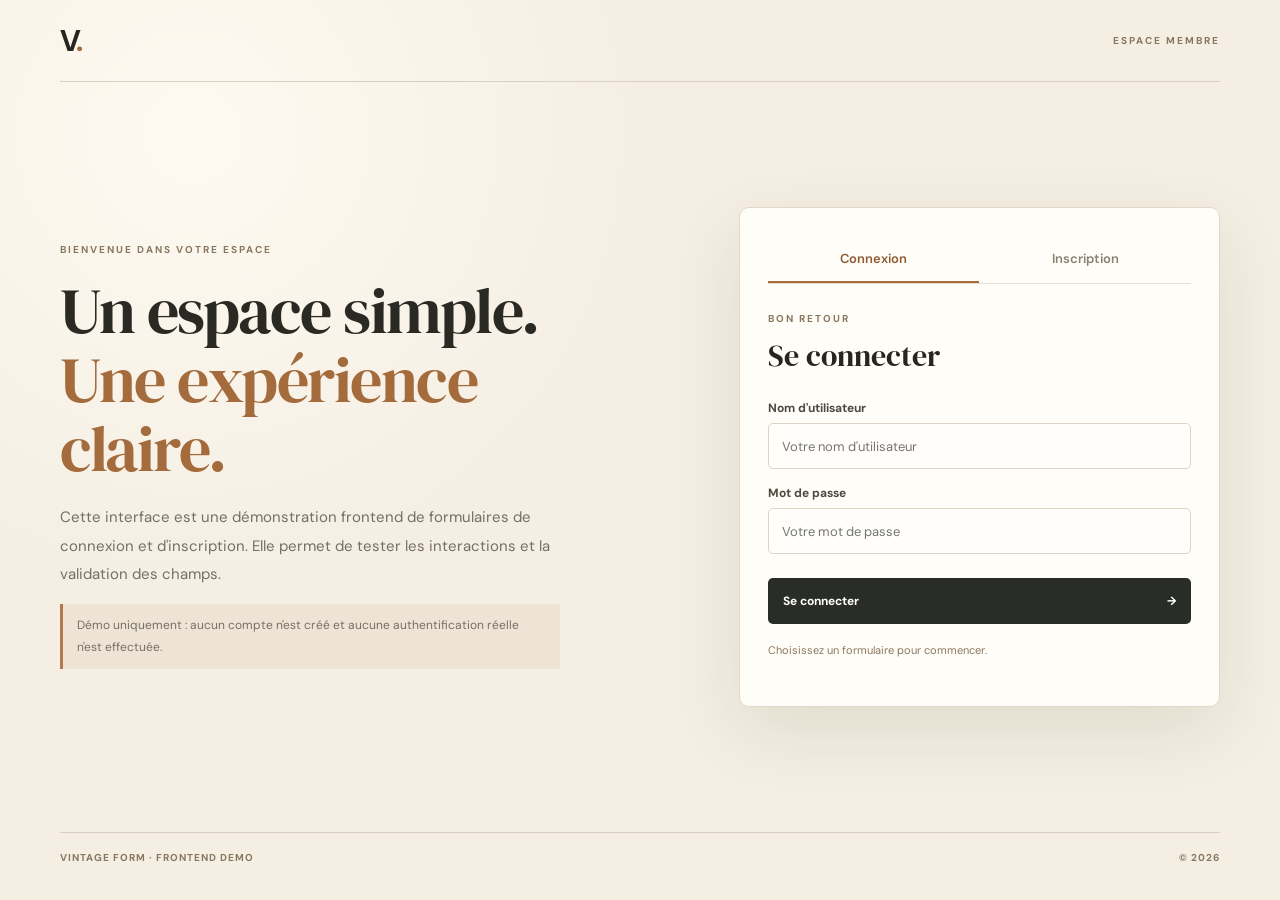
<file: index.html>
<!doctype html>
<html lang="fr">
<head>
  <meta charset="UTF-8">
  <meta name="viewport" content="width=device-width, initial-scale=1">
  <meta name="description" content="Démo frontend responsive de formulaires de connexion et d'inscription.">
  <meta name="theme-color" content="#f4eee3">
  <title>Vintage — Espace membre</title>
  <link rel="stylesheet" href="./style.css">
  <script src="./script.js" defer></script>
</head>
<body>
  <header class="site-header">
    <a class="brand" href="./index.html" aria-label="Vintage accueil">V<span>.</span></a>
    <span class="header-note">ESPACE MEMBRE</span>
  </header>
  <main class="layout">
    <section class="intro">
      <p class="eyebrow">BIENVENUE DANS VOTRE ESPACE</p>
      <h1>Un espace simple.<br><span>Une expérience claire.</span></h1>
      <p>Cette interface est une démonstration frontend de formulaires de connexion et d'inscription. Elle permet de tester les interactions et la validation des champs.</p>
      <p class="demo-note">Démo uniquement : aucun compte n'est créé et aucune authentification réelle n'est effectuée.</p>
    </section>

    <section class="auth-card" aria-label="Formulaires de compte">
      <div class="tabs" role="tablist" aria-label="Choisir un formulaire">
        <button class="tab active" id="login-tab" type="button" role="tab" aria-selected="true" aria-controls="login-panel">Connexion</button>
        <button class="tab" id="signup-tab" type="button" role="tab" aria-selected="false" aria-controls="signup-panel">Inscription</button>
      </div>

      <form id="login-panel" class="auth-form" role="tabpanel" aria-labelledby="login-tab">
        <p class="form-kicker">BON RETOUR</p>
        <h2>Se connecter</h2>
        <label for="login-username">Nom d'utilisateur</label>
        <input id="login-username" name="username" type="text" autocomplete="username" placeholder="Votre nom d'utilisateur" required>
        <label for="login-password">Mot de passe</label>
        <input id="login-password" name="password" type="password" autocomplete="current-password" placeholder="Votre mot de passe" minlength="8" required>
        <button class="submit-button" type="submit">Se connecter <span aria-hidden="true">→</span></button>
      </form>

      <form id="signup-panel" class="auth-form" role="tabpanel" aria-labelledby="signup-tab" hidden>
        <p class="form-kicker">REJOIGNEZ-NOUS</p>
        <h2>Créer un compte</h2>
        <label for="signup-name">Nom complet</label>
        <input id="signup-name" name="name" type="text" autocomplete="name" placeholder="Votre nom complet" required>
        <label for="signup-email">Adresse e-mail</label>
        <input id="signup-email" name="email" type="email" autocomplete="email" placeholder="nom@exemple.com" required>
        <label for="signup-password">Mot de passe</label>
        <input id="signup-password" name="password" type="password" autocomplete="new-password" placeholder="8 caractères minimum" minlength="8" required>
        <button class="submit-button" type="submit">Créer mon compte <span aria-hidden="true">→</span></button>
      </form>
      <p id="form-feedback" class="feedback" role="status" aria-live="polite">Choisissez un formulaire pour commencer.</p>
    </section>
  </main>
  <footer><span>VINTAGE FORM · FRONTEND DEMO</span><span>© 2026</span></footer>
</body>
</html>
</file>
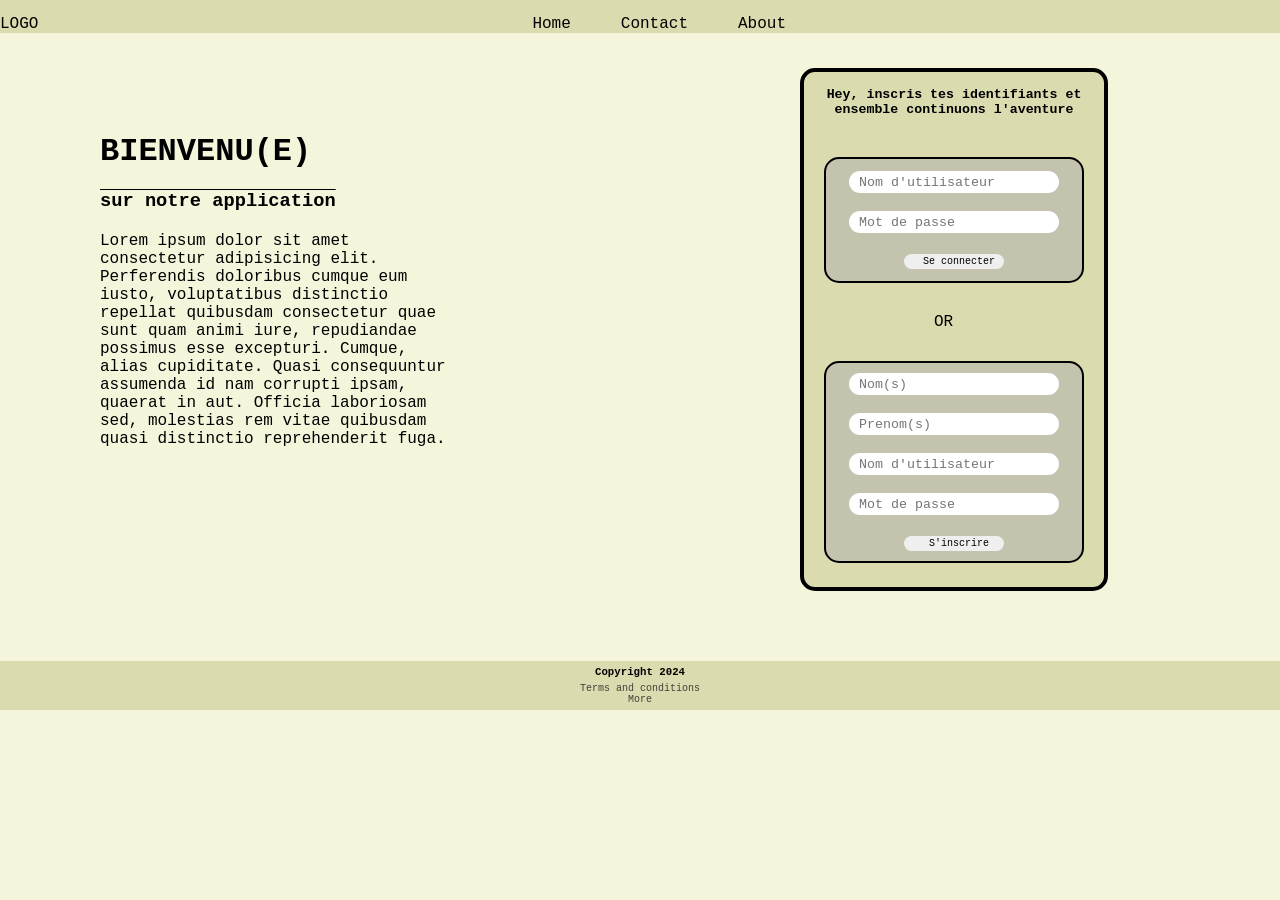
<file: Vintage/Login-page.html>
<!DOCTYPE html>
<html>
<head>
    <meta charset="UTF-8" />
    <title>A-Website</title>
    <link rel="stylesheet" href="style.css">
</head>
<body>
   <header>
    <div class="logo">LOGO</div>
    <div>
        <ul>
            <li><a href="#">Home</a></li>
            <li><a href="#">Contact</a></li>
            <li><a href="#">About</a></li>
        </ul>
    </div>
    <div class="toolbar">
       <!--Code pour la toolbar-->
    </div>
   </header>
    
   <div class="login-content">
        <div class="Welcome-text">
            <h1>BIENVENU(E)</h1>
            <h3>sur notre application</h3>
            <p>Lorem ipsum dolor sit amet consectetur adipisicing elit. 
                Perferendis doloribus cumque eum iusto, voluptatibus distinctio 
                repellat quibusdam consectetur quae sunt quam animi iure, 
                repudiandae possimus esse excepturi. Cumque, 
                alias cupiditate. Quasi consequuntur assumenda id nam 
                corrupti ipsam, quaerat in aut. Officia laboriosam sed, 
                molestias rem vitae quibusdam quasi distinctio reprehenderit fuga. 
            </p>
        </div>

   <!--Code pour le formulaire d'inscription-->
   <div class="form">
        <h5>Hey, inscris tes identifiants                                                                                                                                                                                                                                                                                                                                  et <br>  ensemble continuons l'aventure</h5>
        <form action="#">
            <div class="login-form">
                <input type="text" placeholder="Nom d'utilisateur"><br><br>
                <input type="password" placeholder="Mot de passe"><br><br>
                <input type="submit" value="Se connecter">
            </div>
        </form>
        <div class="or">
            <hr style="width: 100px; border-top: 3px solid black; border: transparent">
                OR
            <hr style="width: 100px; border-top: 3px solid black; border: transparent;">
        </div>
        <form action="#">
            <div class="signup-form">
                <input type="text" placeholder="Nom(s)"><br><br>
                <input type="text" placeholder="Prenom(s)"><br><br>
                <input type="text" placeholder="Nom d'utilisateur"><br><br>
                <input type="password" placeholder="Mot de passe"><br><br>
                <input type="submit" value="S'inscrire">
            </div>
        </form>
    </div>
</div>

<!-- Debut du footer-->
<footer>
    <h6>Copyright 2024</h6>
    <div class="footer-links">
        <a href="#">Terms and conditions</a>
        <a href="#">More</a>
    </div>  
</footer>
<!-- Fin du footer-->

</body>
</html>
</file>
<file: style.css>
@import url('https://fonts.googleapis.com/css2?family=DM+Serif+Display&family=DM+Sans:wght@400;500;600;700&display=swap');
:root{font-family:'DM Sans',sans-serif;color:#27251f;background:#f4eee3;font-synthesis:none;text-rendering:optimizeLegibility}
*{box-sizing:border-box}body{margin:0;min-width:320px;min-height:100vh;background:radial-gradient(circle at 15% 15%,#fffaf1,transparent 35%),#f4eee3}
.site-header{height:82px;width:min(1160px,calc(100% - 48px));margin:auto;display:flex;align-items:center;justify-content:space-between;border-bottom:1px solid #d9d0c2}
.brand{font-size:30px;font-weight:700;letter-spacing:-3px;text-decoration:none;color:#28251f}.brand span{color:#a46b3d}.header-note,.eyebrow,.form-kicker,footer{font-size:10px;letter-spacing:2px;font-weight:700;color:#88775f}
.layout{width:min(1160px,calc(100% - 48px));min-height:calc(100vh - 150px);margin:auto;display:grid;grid-template-columns:1.1fr .9fr;align-items:center;gap:90px;padding:70px 0}
.intro h1{font:clamp(44px,5vw,68px)/1.08 'DM Serif Display',serif;letter-spacing:-1.5px;margin:20px 0;color:#2a2924}.intro h1 span{color:#a46b3d}
.intro>p:not(.eyebrow){max-width:500px;color:#766f63;font-size:15px;line-height:1.9}.demo-note{border-left:3px solid #b27a48;padding:10px 14px;background:#eee4d5;font-size:12px!important}
.auth-card{background:#fffdf8;border:1px solid #e3d8c8;border-radius:10px;padding:28px;box-shadow:0 24px 70px rgba(73,56,33,.1)}
.tabs{display:grid;grid-template-columns:1fr 1fr;border-bottom:1px solid #e8dfd2;margin-bottom:28px}.tab{background:transparent;border:0;padding:14px 8px;color:#8b8173;font:600 13px 'DM Sans';cursor:pointer;border-bottom:2px solid transparent}.tab.active{color:#8f5b32;border-color:#a46b3d}
.auth-form h2{font:30px 'DM Serif Display',serif;margin:6px 0 24px}.auth-form label{display:block;font-size:12px;font-weight:700;margin:16px 0 7px;color:#4d493f}
.auth-form input{width:100%;height:46px;border:1px solid #ddd3c5;border-radius:5px;padding:0 13px;background:#fffefa;color:#292720;font:13px 'DM Sans';outline:none}.auth-form input:focus{border-color:#a46b3d;box-shadow:0 0 0 3px rgba(164,107,61,.12)}
.submit-button{width:100%;margin-top:24px;border:0;border-radius:5px;padding:15px;background:#292c27;color:#fff;font:700 12px 'DM Sans';cursor:pointer;display:flex;justify-content:space-between}.submit-button:hover{background:#8f5b32}
.feedback{min-height:36px;margin:18px 0 0;color:#8b765e;font-size:11px;line-height:1.6}
footer{width:min(1160px,calc(100% - 48px));margin:auto;padding:18px 0 26px;border-top:1px solid #d9d0c2;display:flex;justify-content:space-between;letter-spacing:1px}
@media(max-width:760px){.site-header,.layout,footer{width:calc(100% - 36px)}.layout{grid-template-columns:1fr;gap:36px;padding:52px 0}.intro h1{font-size:46px}.auth-card{padding:22px}.header-note{font-size:9px}}
</file>
<file: Vintage/style.css>
*{
    font-family: 'Courier New', Courier, monospace;
    padding: 0;
    margin: 0;
}

body{
    background-size: cover;
    background-color: beige;
}

header{
    display: flex;
    background-color: rgb(201, 201, 144, 0.574);
    justify-content: space-between;
    padding: 15px 0 0 0;
    background-size: cover;
    position: relative;
}

.nav{
    display: flex;
    justify-content: space-between;
    gap: 50px;
    padding: 10px 0 0 0 ;
}

.logo-part{
    display: inline-flex;
}

.logo-part img{
    width: 15px;
    height: 15px;
}

ul{
    display: flex;
    justify-content: space-between;
    gap: 50px;
    list-style: none;
}

a{
    list-style: none;
    cursor: pointer;
    text-decoration: none;
    color: black;
}

.login-content{
    display: flex;
}

.Welcome-text{
    margin: 100px 0 0 100px;
    width: 350px;
    justify-content: space-around;
}

.Welcome-text h3{
    text-decoration: overline;
    padding: 20px 0 20px 0;
}

.form{
    height: 500px;
    width: 300px;
    border: solid 4px;
    border-radius: 15px 15px 15px 15px;
    text-align: center;
    margin: 35px 100px 0 350px;
    padding: 15px 0 0 0;
    backdrop-filter: inherit;
    background-color: rgba(201, 201, 144, 0.574);
}

input {
    border: none;
    height: 22px;
    width: 200px;
    border-radius: 20px 20px 20px 20px;
    padding-left: 10px;
    text-decoration: wavy;
}

input[type="submit"]{
    font-size: x-small;
    height: 15px;
    width: 100px;
    cursor: pointer;
}

.login-form{
    height: auto;
    width: auto;
    border: solid 2px;
    display: block;
    justify-content: space-between;
    margin: 40px 20px 0 20px;
    border-radius: 15px 15px 15px 15px;
    padding: 12px 0 12px 0;
    background-color: rgb(195, 195, 174);
}

.or{
    display: flex;
    margin: 30px 30px 30px 30px;
}

.stick{
    width: 15px;
    height: 2px;
    color: black;
}

.signup-form{
    height: auto;
    width: auto;
    border-radius: 15px 15px 15px 15px;
    border: solid 2px;
    display: block;
    justify-content: space-between;
    margin: 0 20px 0 20px;
    padding: 10px 0 10px 0;
    background-color: rgb(195, 195, 174);
}
footer{
    height: auto;
    background-color:   rgb(201, 201, 144, 0.574);
    margin: 70px 0 0 0 ;
    text-align: center;
    padding: 0 0 5px 0;
    background-size: cover;
}

.footer-links a{
    display: block;
    font-size: 10px;
    align-items: center;
    text-decoration: none;
    color: #211d1dd0;
}

footer h6{
    padding: 5px 0 5px 0;
}
</file>
